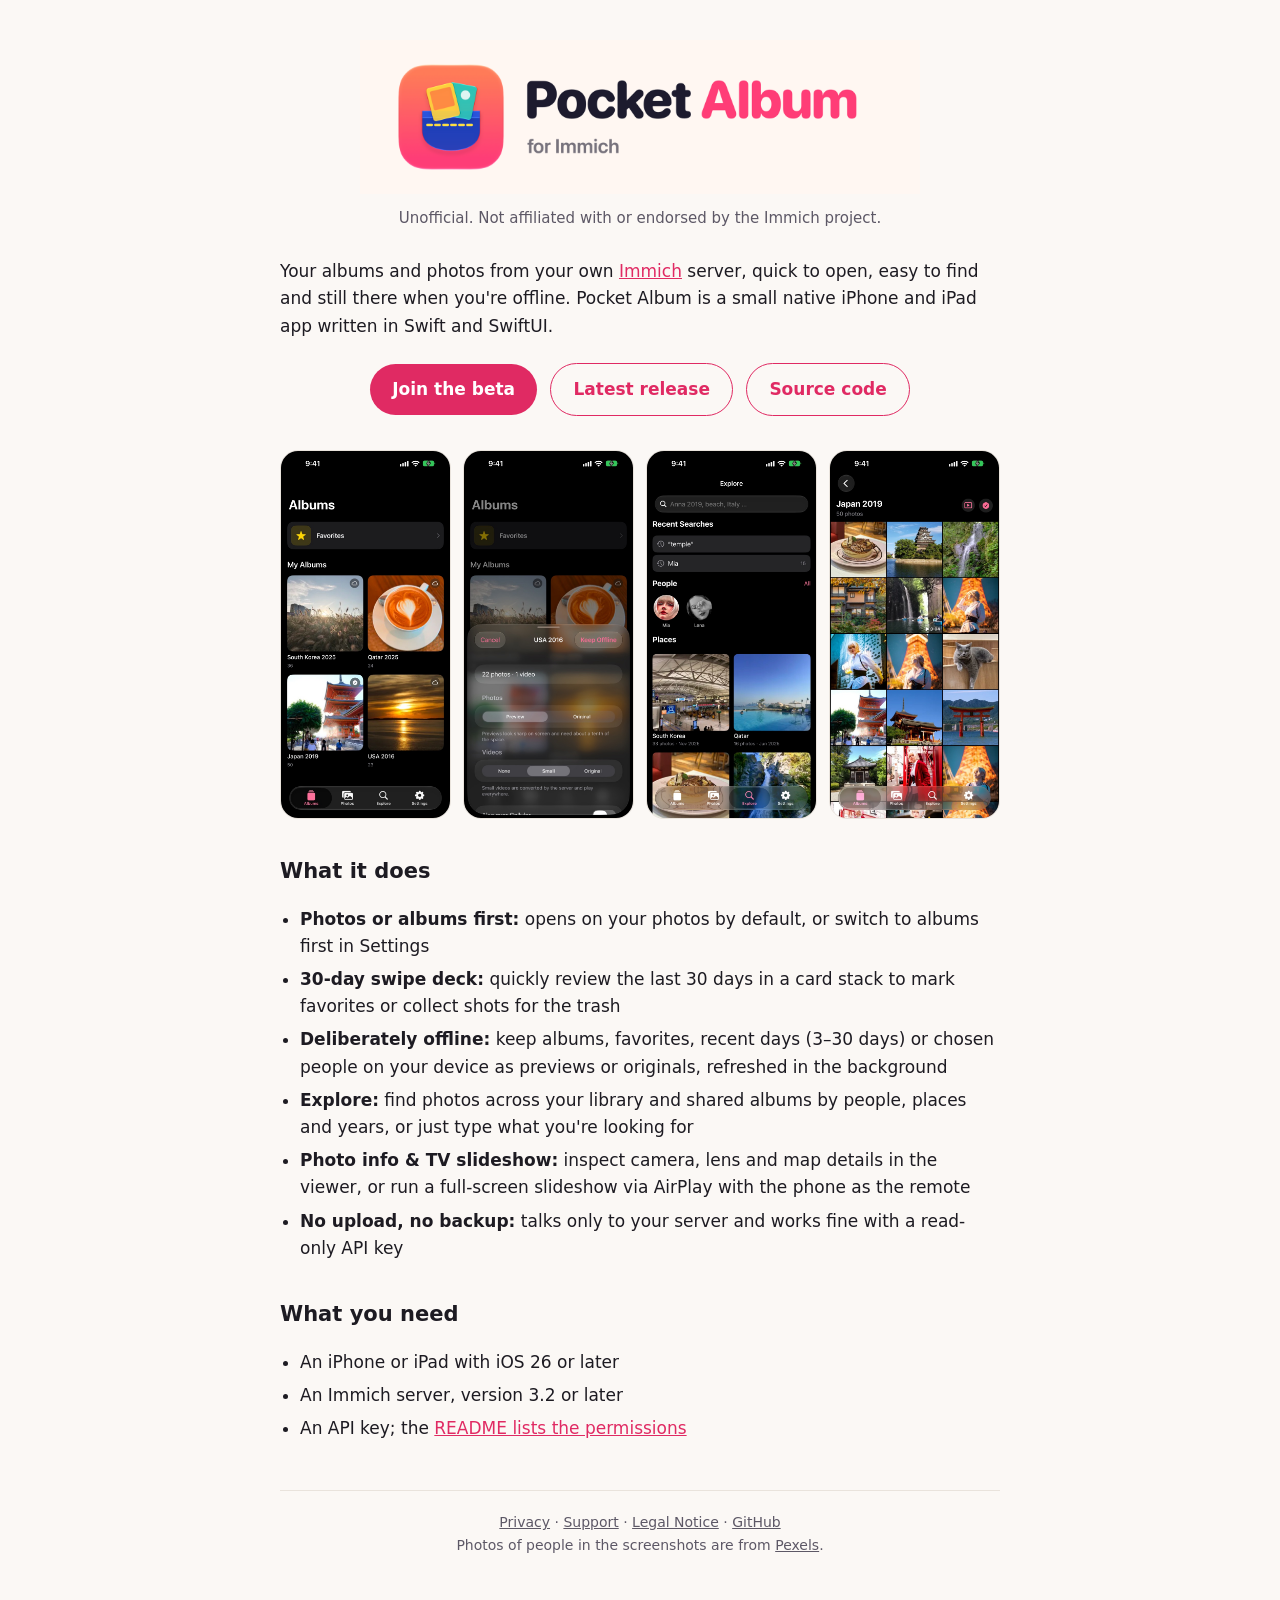
<file: docs/index.html>
<!doctype html>
<html lang="en">
<head>
<meta charset="utf-8">
<meta name="viewport" content="width=device-width,initial-scale=1">
<title>Pocket Album for Immich</title>
<meta name="description" content="A native iOS client for your own Immich server: 30-day swipe deck, offline albums, favorites and people, photo info sheet with map, and search by people, places and years.">
<link rel="icon" href="assets/symbol.png">
<link rel="stylesheet" href="style.css">
</head>
<body>
<main>
  <div class="kopf">
    <img class="banner hell" src="assets/banner-hell.png" alt="Pocket Album for Immich">
    <img class="banner dunkel" src="assets/banner-dunkel.png" alt="Pocket Album for Immich">
    <p class="unter">Unofficial. Not affiliated with or endorsed by the Immich project.</p>
  </div>

  <p>Your albums and photos from your own <a href="https://immich.app/">Immich</a> server, quick to open, easy to find and still there when you're offline. Pocket Album is a small native iPhone and iPad app written in Swift and SwiftUI.</p>

  <p style="text-align:center">
    <a class="knopf" href="https://testflight.apple.com/join/YW8NumYY">Join the beta</a>
    <a class="knopf zwei" href="https://github.com/bildgut/pocket-album/releases/latest">Latest release</a>
    <a class="knopf zwei" href="https://github.com/bildgut/pocket-album">Source code</a>
  </p>

  <div class="bilder">
    <img src="screenshots/1-albums.jpg" alt="Albums with favorites">
    <img src="screenshots/2-offline.jpg" alt="Keep an album offline">
    <img src="screenshots/3-explore.jpg" alt="Explore by people and places">
    <img src="screenshots/4-album.jpg" alt="Album view">
  </div>

  <h2>What it does</h2>
  <ul class="liste">
    <li><strong>Photos or albums first:</strong> opens on your photos by default, or switch to albums first in Settings</li>
    <li><strong>30-day swipe deck:</strong> quickly review the last 30 days in a card stack to mark favorites or collect shots for the trash</li>
    <li><strong>Deliberately offline:</strong> keep albums, favorites, recent days (3–30 days) or chosen people on your device as previews or originals, refreshed in the background</li>
    <li><strong>Explore:</strong> find photos across your library and shared albums by people, places and years, or just type what you're looking for</li>
    <li><strong>Photo info &amp; TV slideshow:</strong> inspect camera, lens and map details in the viewer, or run a full-screen slideshow via AirPlay with the phone as the remote</li>
    <li><strong>No upload, no backup:</strong> talks only to your server and works fine with a read-only API key</li>
  </ul>

  <h2>What you need</h2>
  <ul class="liste">
    <li>An iPhone or iPad with iOS 26 or later</li>
    <li>An Immich server, version 3.2 or later</li>
    <li>An API key; the <a href="https://github.com/bildgut/pocket-album#api-key-permissions">README lists the permissions</a></li>
  </ul>

  <footer>
    <a href="privacy/">Privacy</a> · <a href="support/">Support</a> · <a href="imprint/">Legal Notice</a> · <a href="https://github.com/bildgut/pocket-album">GitHub</a><br>
    Photos of people in the screenshots are from <a href="https://www.pexels.com">Pexels</a>.
  </footer>
</main>
</body>
</html>
</file>
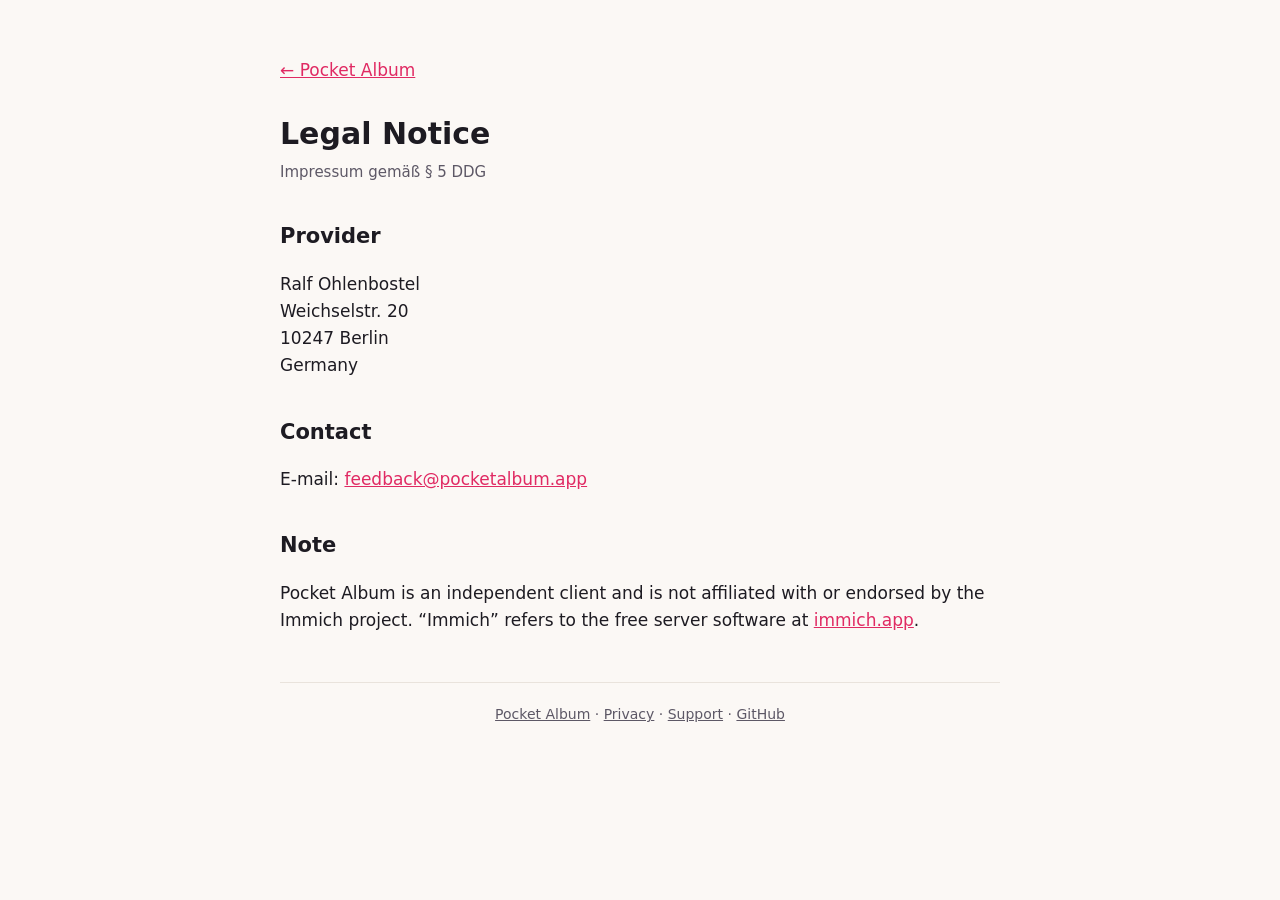
<file: docs/imprint/index.html>
<!doctype html>
<html lang="en">
<head>
<meta charset="utf-8">
<meta name="viewport" content="width=device-width,initial-scale=1">
<title>Legal Notice · Pocket Album</title>
<link rel="icon" href="../assets/symbol.png">
<link rel="stylesheet" href="../style.css">
</head>
<body>
<main>
  <p><a href="../">← Pocket Album</a></p>
  <h1>Legal Notice</h1>
  <p class="unter">Impressum gemäß § 5 DDG</p>

  <h2>Provider</h2>
  <p>Ralf Ohlenbostel<br>
  Weichselstr. 20<br>
  10247 Berlin<br>
  Germany</p>

  <h2>Contact</h2>
  <p>E-mail: <a href="mailto:feedback@pocketalbum.app">feedback@pocketalbum.app</a></p>

  <h2>Note</h2>
  <p>Pocket Album is an independent client and is not affiliated with or endorsed by the Immich project. “Immich” refers to the free server software at <a href="https://immich.app/">immich.app</a>.</p>

  <footer><a href="../">Pocket Album</a> · <a href="../privacy/">Privacy</a> · <a href="../support/">Support</a> · <a href="https://github.com/bildgut/pocket-album">GitHub</a></footer>
</main>
</body>
</html>
</file>
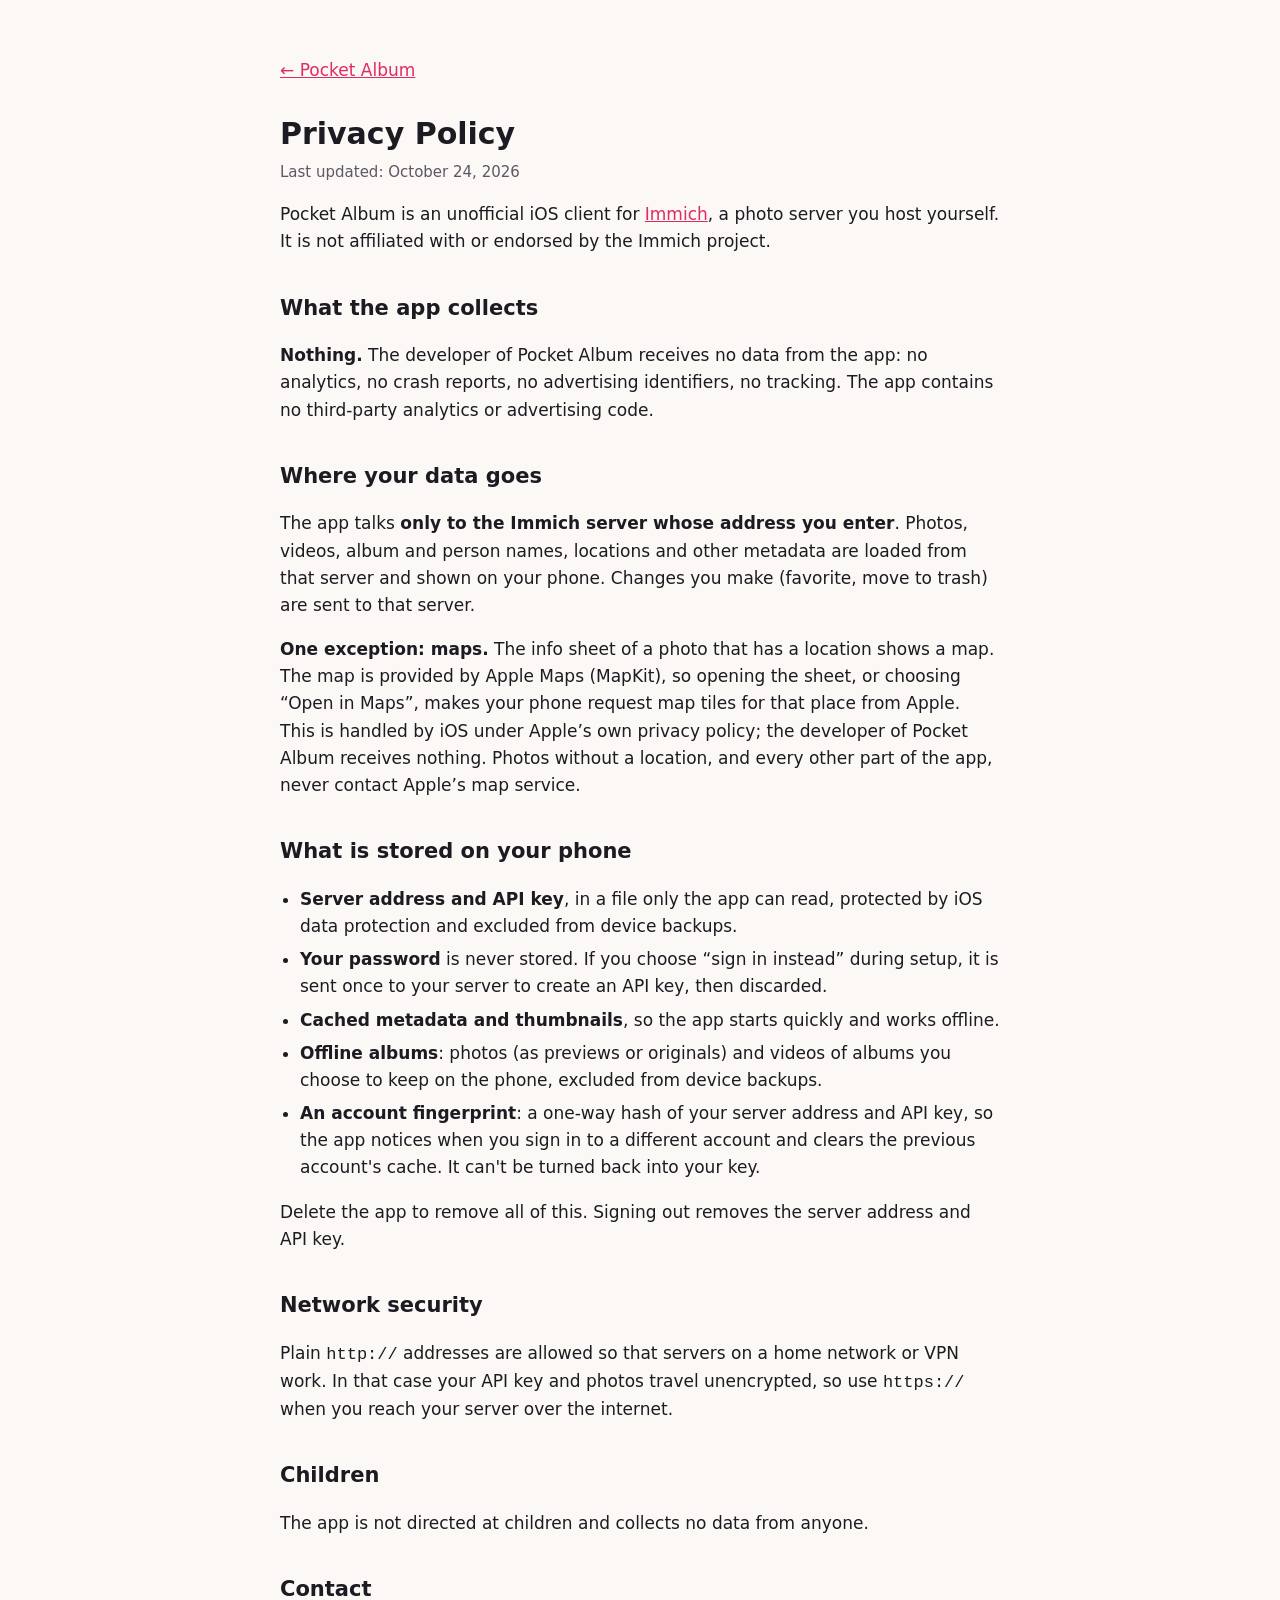
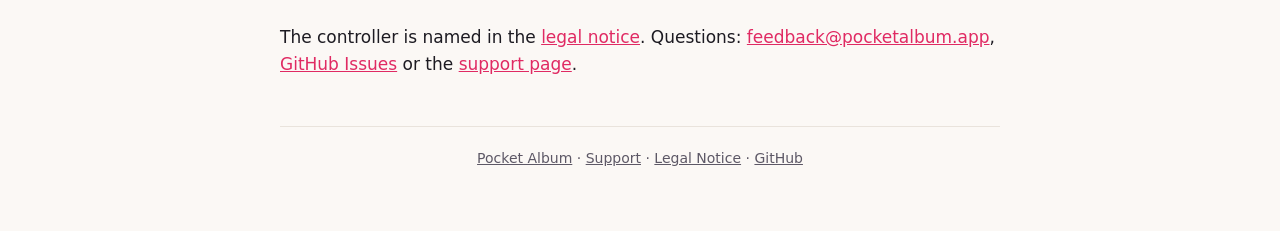
<file: docs/privacy/index.html>
<!doctype html>
<html lang="en">
<head>
<meta charset="utf-8">
<meta name="viewport" content="width=device-width,initial-scale=1">
<title>Privacy Policy · Pocket Album</title>
<link rel="icon" href="../assets/symbol.png">
<link rel="stylesheet" href="../style.css">
</head>
<body>
<main>
  <p><a href="../">← Pocket Album</a></p>
  <h1>Privacy Policy</h1>
  <p class="unter">Last updated: October 24, 2026</p>

  <p>Pocket Album is an unofficial iOS client for <a href="https://immich.app/">Immich</a>, a photo server you host yourself. It is not affiliated with or endorsed by the Immich project.</p>

  <h2>What the app collects</h2>
  <p><strong>Nothing.</strong> The developer of Pocket Album receives no data from the app: no analytics, no crash reports, no advertising identifiers, no tracking. The app contains no third-party analytics or advertising code.</p>

  <h2>Where your data goes</h2>
  <p>The app talks <strong>only to the Immich server whose address you enter</strong>. Photos, videos, album and person names, locations and other metadata are loaded from that server and shown on your phone. Changes you make (favorite, move to trash) are sent to that server.</p>
  <p><strong>One exception: maps.</strong> The info sheet of a photo that has a location shows a map. The map is provided by Apple Maps (MapKit), so opening the sheet, or choosing &ldquo;Open in Maps&rdquo;, makes your phone request map tiles for that place from Apple. This is handled by iOS under Apple&rsquo;s own privacy policy; the developer of Pocket Album receives nothing. Photos without a location, and every other part of the app, never contact Apple&rsquo;s map service.</p>

  <h2>What is stored on your phone</h2>
  <ul class="liste">
    <li><strong>Server address and API key</strong>, in a file only the app can read, protected by iOS data protection and excluded from device backups.</li>
    <li><strong>Your password</strong> is never stored. If you choose “sign in instead” during setup, it is sent once to your server to create an API key, then discarded.</li>
    <li><strong>Cached metadata and thumbnails</strong>, so the app starts quickly and works offline.</li>
    <li><strong>Offline albums</strong>: photos (as previews or originals) and videos of albums you choose to keep on the phone, excluded from device backups.</li>
    <li><strong>An account fingerprint</strong>: a one-way hash of your server address and API key, so the app notices when you sign in to a different account and clears the previous account's cache. It can't be turned back into your key.</li>
  </ul>
  <p>Delete the app to remove all of this. Signing out removes the server address and API key.</p>

  <h2>Network security</h2>
  <p>Plain <code>http://</code> addresses are allowed so that servers on a home network or VPN work. In that case your API key and photos travel unencrypted, so use <code>https://</code> when you reach your server over the internet.</p>

  <h2>Children</h2>
  <p>The app is not directed at children and collects no data from anyone.</p>

  <h2>Contact</h2>
  <p>The controller is named in the <a href="../imprint/">legal notice</a>. Questions: <a href="mailto:feedback@pocketalbum.app">feedback@pocketalbum.app</a>, <a href="https://github.com/bildgut/pocket-album/issues">GitHub Issues</a> or the <a href="../support/">support page</a>.</p>

  <footer><a href="../">Pocket Album</a> · <a href="../support/">Support</a> · <a href="../imprint/">Legal Notice</a> · <a href="https://github.com/bildgut/pocket-album">GitHub</a></footer>
</main>
</body>
</html>
</file>
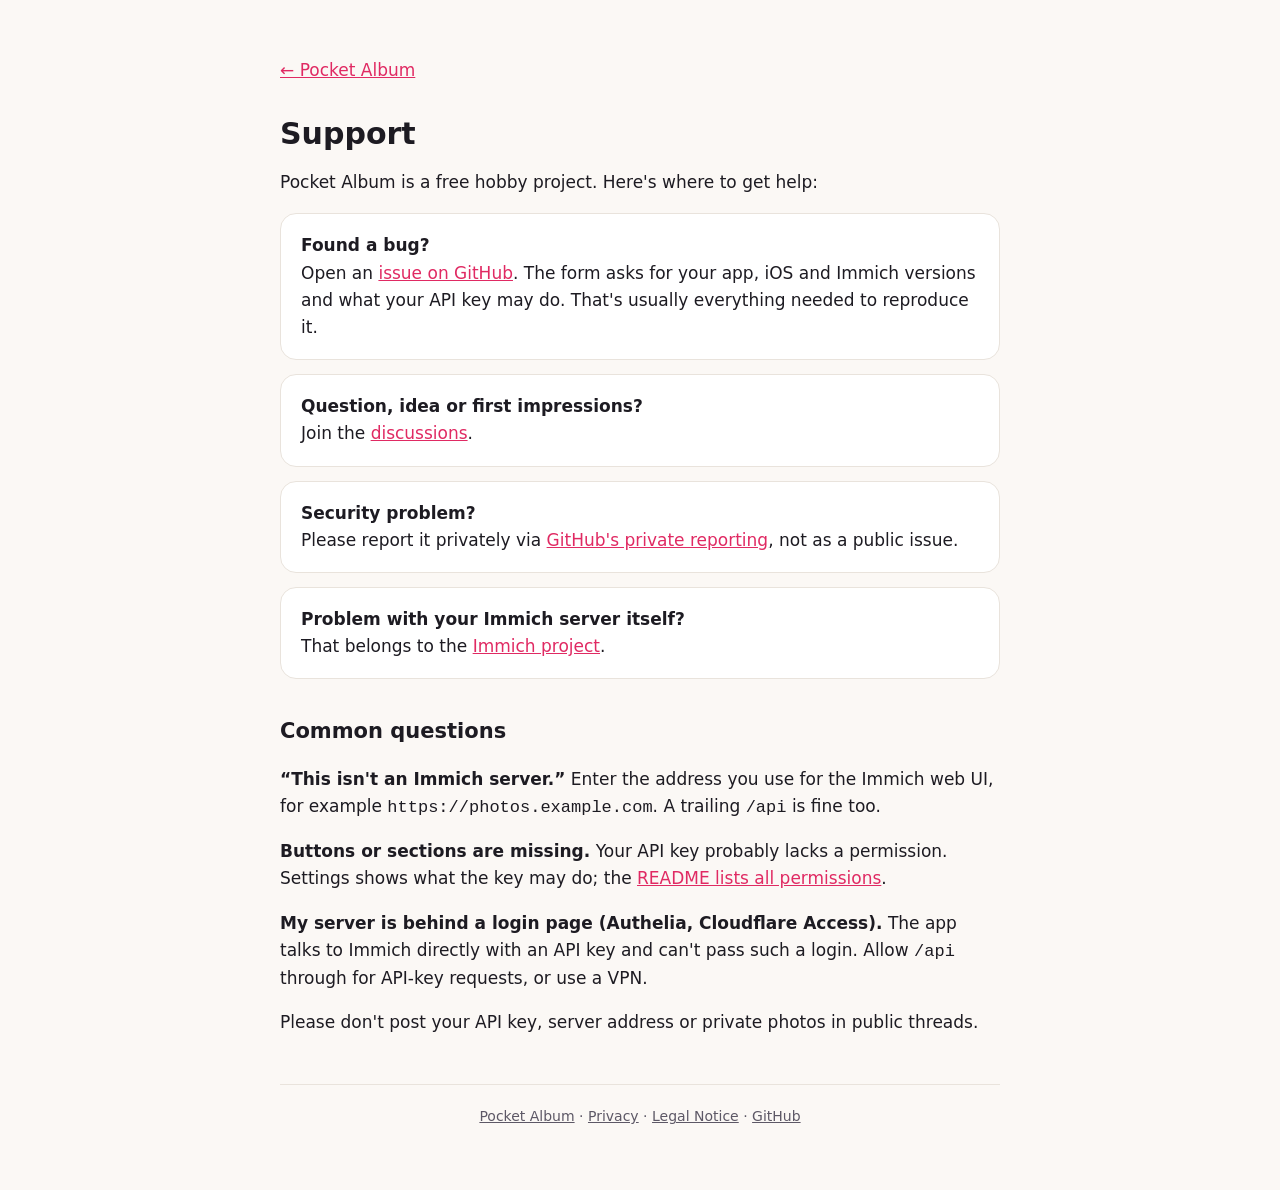
<file: docs/support/index.html>
<!doctype html>
<html lang="en">
<head>
<meta charset="utf-8">
<meta name="viewport" content="width=device-width,initial-scale=1">
<title>Support · Pocket Album</title>
<link rel="icon" href="../assets/symbol.png">
<link rel="stylesheet" href="../style.css">
</head>
<body>
<main>
  <p><a href="../">← Pocket Album</a></p>
  <h1>Support</h1>
  <p>Pocket Album is a free hobby project. Here's where to get help:</p>

  <div class="karte">
    <strong>Found a bug?</strong><br>
    Open an <a href="https://github.com/bildgut/pocket-album/issues/new/choose">issue on GitHub</a>. The form asks for your app, iOS and Immich versions and what your API key may do. That's usually everything needed to reproduce it.
  </div>
  <div class="karte">
    <strong>Question, idea or first impressions?</strong><br>
    Join the <a href="https://github.com/bildgut/pocket-album/discussions">discussions</a>.
  </div>
  <div class="karte">
    <strong>Security problem?</strong><br>
    Please report it privately via <a href="https://github.com/bildgut/pocket-album/security/advisories/new">GitHub's private reporting</a>, not as a public issue.
  </div>
  <div class="karte">
    <strong>Problem with your Immich server itself?</strong><br>
    That belongs to the <a href="https://github.com/immich-app/immich/discussions">Immich project</a>.
  </div>

  <h2>Common questions</h2>
  <p><strong>“This isn't an Immich server.”</strong> Enter the address you use for the Immich web UI, for example <code>https://photos.example.com</code>. A trailing <code>/api</code> is fine too.</p>
  <p><strong>Buttons or sections are missing.</strong> Your API key probably lacks a permission. Settings shows what the key may do; the <a href="https://github.com/bildgut/pocket-album#api-key-permissions">README lists all permissions</a>.</p>
  <p><strong>My server is behind a login page (Authelia, Cloudflare Access).</strong> The app talks to Immich directly with an API key and can't pass such a login. Allow <code>/api</code> through for API-key requests, or use a VPN.</p>

  <p>Please don't post your API key, server address or private photos in public threads.</p>

  <footer><a href="../">Pocket Album</a> · <a href="../privacy/">Privacy</a> · <a href="../imprint/">Legal Notice</a> · <a href="https://github.com/bildgut/pocket-album">GitHub</a></footer>
</main>
</body>
</html>
</file>
<file: docs/style.css>
:root{--bg:#fbf8f5;--fg:#1d1b22;--mut:#5d5866;--karte:#fff;--linie:#e9e3dc;--akzent:#e02a63;--akzent2:#ff7a59}
@media (prefers-color-scheme:dark){:root{--bg:#0e1116;--fg:#f2eff4;--mut:#a7a1ad;--karte:#171b22;--linie:#262b34;--akzent:#ff5a8a;--akzent2:#ff9a7f}}
*{box-sizing:border-box}
body{margin:0;background:var(--bg);color:var(--fg);font:17px/1.6 -apple-system,BlinkMacSystemFont,"Segoe UI",system-ui,sans-serif}
main{max-width:760px;margin:0 auto;padding:40px 20px 64px}
a{color:var(--akzent)}
.kopf{text-align:center;margin-bottom:28px}
.kopf img.banner{width:100%;max-width:560px;height:auto}
.hell{display:inline}.dunkel{display:none}
@media (prefers-color-scheme:dark){.hell{display:none}.dunkel{display:inline}}
.unter{color:var(--mut);font-size:15px;margin-top:4px}
h1{font-size:30px;line-height:1.2;margin:32px 0 8px}
h2{font-size:21px;margin:36px 0 8px}
.knopf{display:inline-block;background:var(--akzent);color:#fff;text-decoration:none;font-weight:600;padding:12px 22px;border-radius:999px;margin:6px 4px}
.knopf.zwei{background:transparent;color:var(--akzent);border:1.5px solid var(--akzent)}
.bilder{display:grid;grid-template-columns:repeat(4,1fr);gap:12px;margin:28px 0}
.bilder img{width:100%;height:auto;border-radius:18px;border:1px solid var(--linie)}
@media (max-width:640px){.bilder{grid-template-columns:repeat(2,1fr)}}
ul.liste{padding-left:20px}ul.liste li{margin:6px 0}
.karte{background:var(--karte);border:1px solid var(--linie);border-radius:16px;padding:18px 20px;margin:14px 0}
footer{color:var(--mut);font-size:14px;text-align:center;margin-top:48px;border-top:1px solid var(--linie);padding-top:20px}
footer a{color:var(--mut)}
</file>
